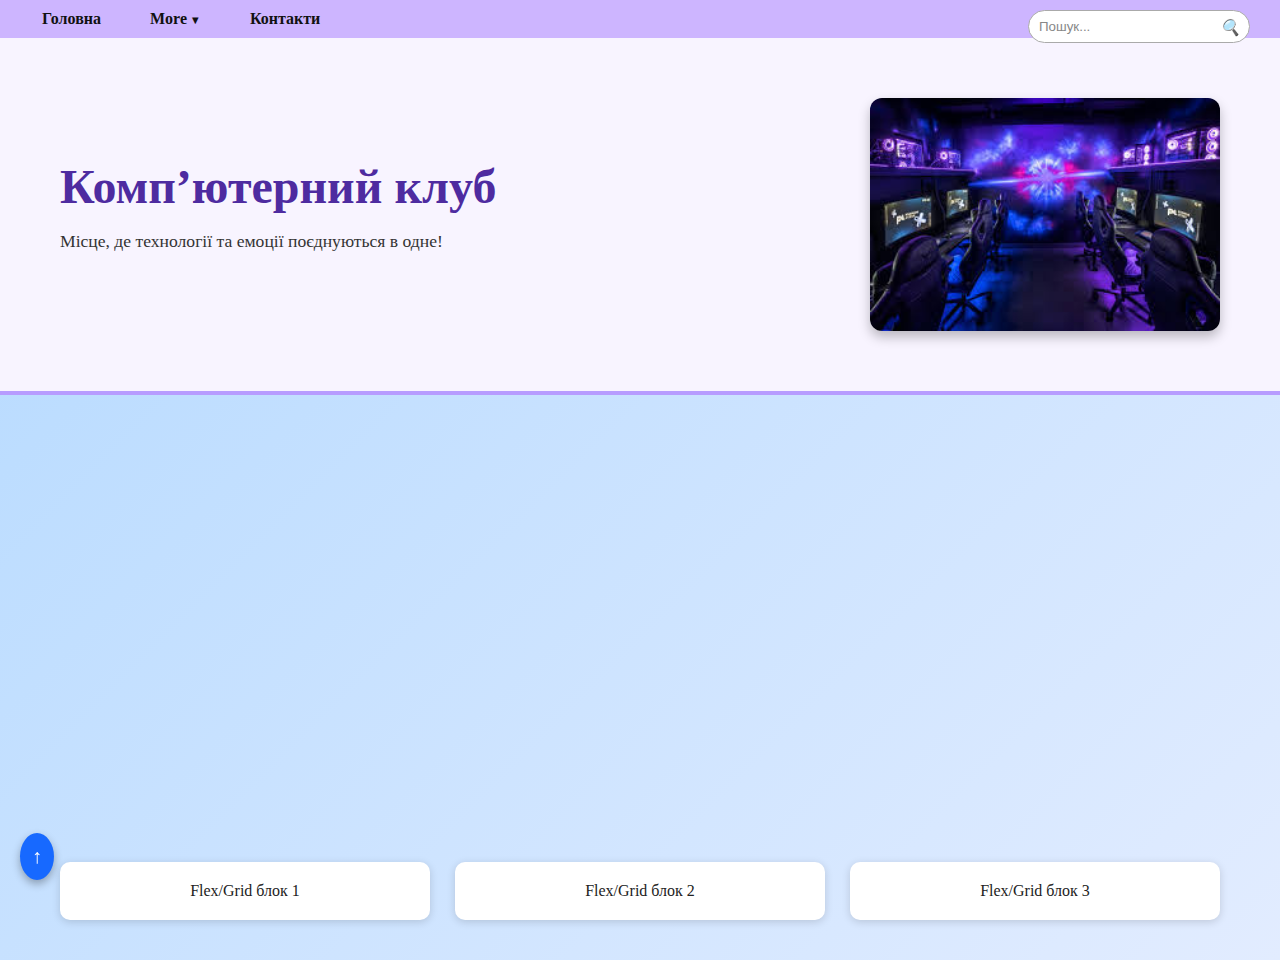
<file: index.html>
<!DOCTYPE html>
<html lang="uk">
<head>
  <meta charset="UTF-8">
  <meta name="viewport" content="width=device-width, initial-scale=1.0">
  <title>Головна — Комп’ютерний клуб</title>
  <link rel="stylesheet" href="styles/index.css">
</head>

<body>
  <header>
    <nav>
      <ul>
        <li><a href="#">Головна</a></li>
        <li class="dropdown">
          <a href="#">More</a>
          <div class="dropdown-content">
            <a href="#">Link1</a>
            <a href="#">Link2</a>
            <a href="#">Link3</a>
          </div>
        </li>
        <li><a href="#">Контакти</a></li>
      </ul>
    </nav>

    <div class="search-container">
      <div class="search-box">
        <input type="text" placeholder="Пошук..." />
        <i>🔍</i>
      </div>
    </div>
  </header>

  <section class="hero">
    <div class="hero-text">
      <h1>Комп’ютерний клуб</h1>
      <p>Місце, де технології та емоції поєднуються в одне!</p>
    </div>

    <img src="image/club-photo.jpg" alt="Комп’ютерний клуб">
  </section>

  <section class="news-section">
    <div class="news-card">
      <img src="image/news1.jpg" alt="Новина 1">
      <div class="card-content">
        <h3>Змагання з кіберспорту</h3>
        <p>Долучайся до турніру цього тижня!</p>
      </div>
    </div>

    <div class="news-card">
      <img src="image/news2.jpg" alt="Новина 2">
      <div class="card-content">
        <h3>Нові ігрові комп’ютери</h3>
        <p>Оновлення техніки — ще більше FPS!</p>
      </div>
    </div>
  </section>

  <section class="grid-section">
    <div class="grid-item">Flex/Grid блок 1</div>
    <div class="grid-item">Flex/Grid блок 2</div>
    <div class="grid-item">Flex/Grid блок 3</div>
  </section>

  <button id="scrollTopBtn" onclick="window.scrollTo({top: 0, behavior: 'smooth'});">↑</button>

</body>
</html>
</file>
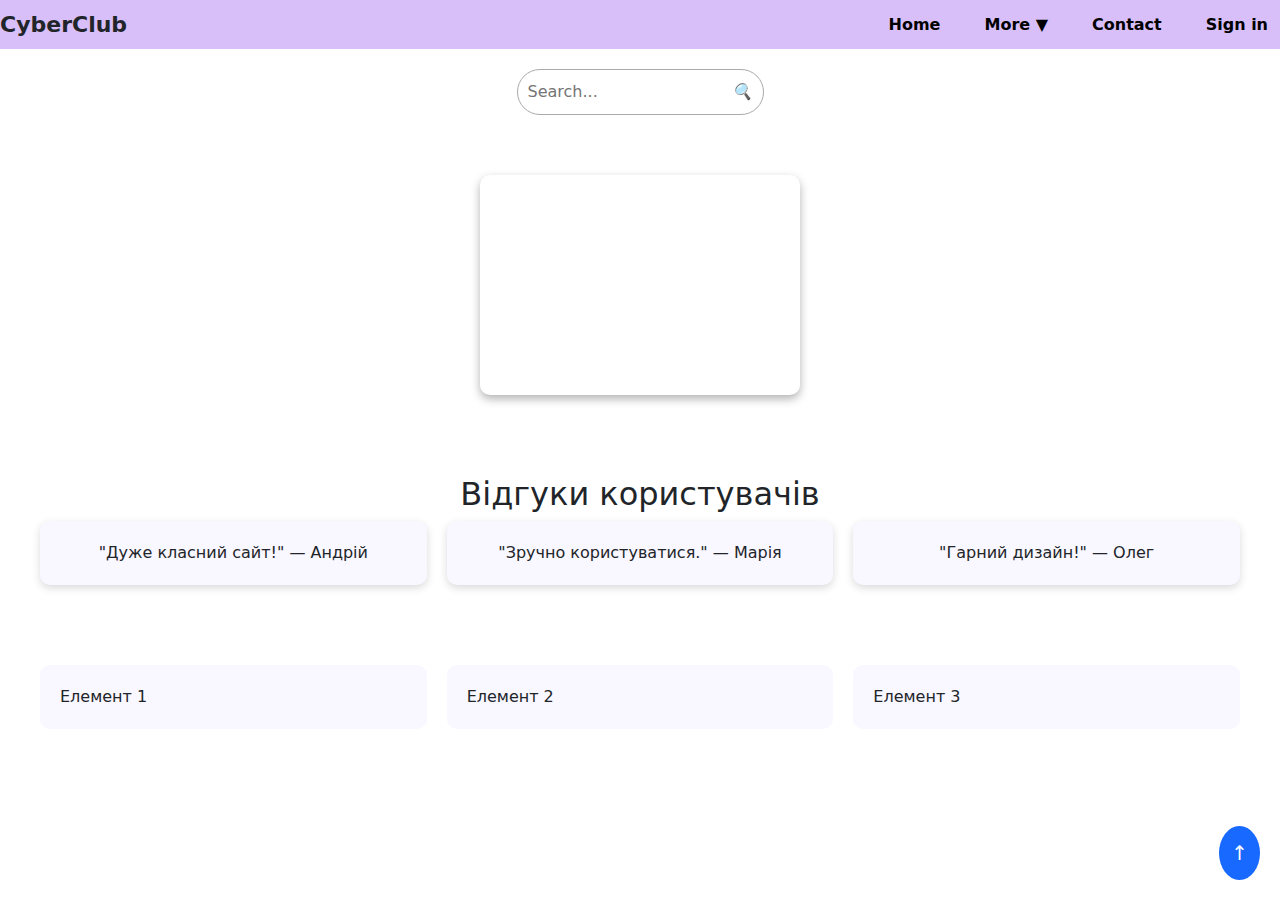
<file: about_us.html>
<!DOCTYPE html>
<html lang="uk">
<head>
    <meta charset="UTF-8">
    <meta name="viewport" content="width=device-width, initial-scale=1.0">
    <title>Про нас — Комп’ютерний клуб</title>
    <link rel="stylesheet" href="./styles/about_us.css">

    <!-- Bootstrap -->
    <link href="https://cdn.jsdelivr.net/npm/bootstrap@5.2.0/dist/css/bootstrap.min.css" rel="stylesheet">
</head>

<body>

<!-- 🔹 Навігація -->
<nav class="navbar">
  <div class="logo">CyberClub</div>

  <a href="#menu" class="burger">☰</a>

  <ul class="nav-links" id="menu">
    <li><a href="index.html">Home</a></li>
    <li class="dropdown">
      <a href="#">More ▼</a>
      <div class="dropdown-content">
        <a href="#">Link1</a>
        <a href="#">Link2</a>
        <a href="#">Link3</a>
      </div>
    </li>
    <li><a href="#">Contact</a></li>
    <li><a href="#signin-modal" class="signin-btn">Sign in</a></li>
    <a href="#" class="close-menu">✖</a>
  </ul>
</nav>

<!-- 🔹 Модальне вікно без JS -->
<div id="signin-modal" class="modal-bg">
  <div class="modal-window">
    <h2>Вхід</h2>
    <input type="text" placeholder="Login">
    <input type="password" placeholder="Password">
    <button class="submit-btn">Увійти</button>
    <a href="#" class="close-btn">Закрити</a>
  </div>
</div>

<!-- 🔍 Пошук -->
<div class="search-container">
  <div class="search-box">
    <input type="text" placeholder="Search..." />
    <i>🔍</i>
  </div>
</div>

<!-- 📌 Картка About -->
<section class="about-section">
  <div class="about-card">
    <img src="image/home.decoration.jpg" alt="Home Decoration">
    <div class="overlay-text">
      <p>Branding</p>
      <h3>HOME DECORATION</h3>
    </div>
  </div>
</section>

<!-- 📌 Відгуки -->
<section class="feedback">
  <h2>Відгуки користувачів</h2>

  <div class="feedback-grid">
    <div class="fb-card">"Дуже класний сайт!" — Андрій</div>
    <div class="fb-card">"Зручно користуватися." — Марія</div>
    <div class="fb-card">"Гарний дизайн!" — Олег</div>
  </div>
</section>

<!-- 📌 Grid -->
<div class="grid-container">
  <div class="grid-item">Елемент 1</div>
  <div class="grid-item">Елемент 2</div>
  <div class="grid-item">Елемент 3</div>
</div>

<!-- 🔼 Кнопка Вгору -->
<a href="#" id="scrollTopBtn">↑</a>

</body>
</html>
</file>
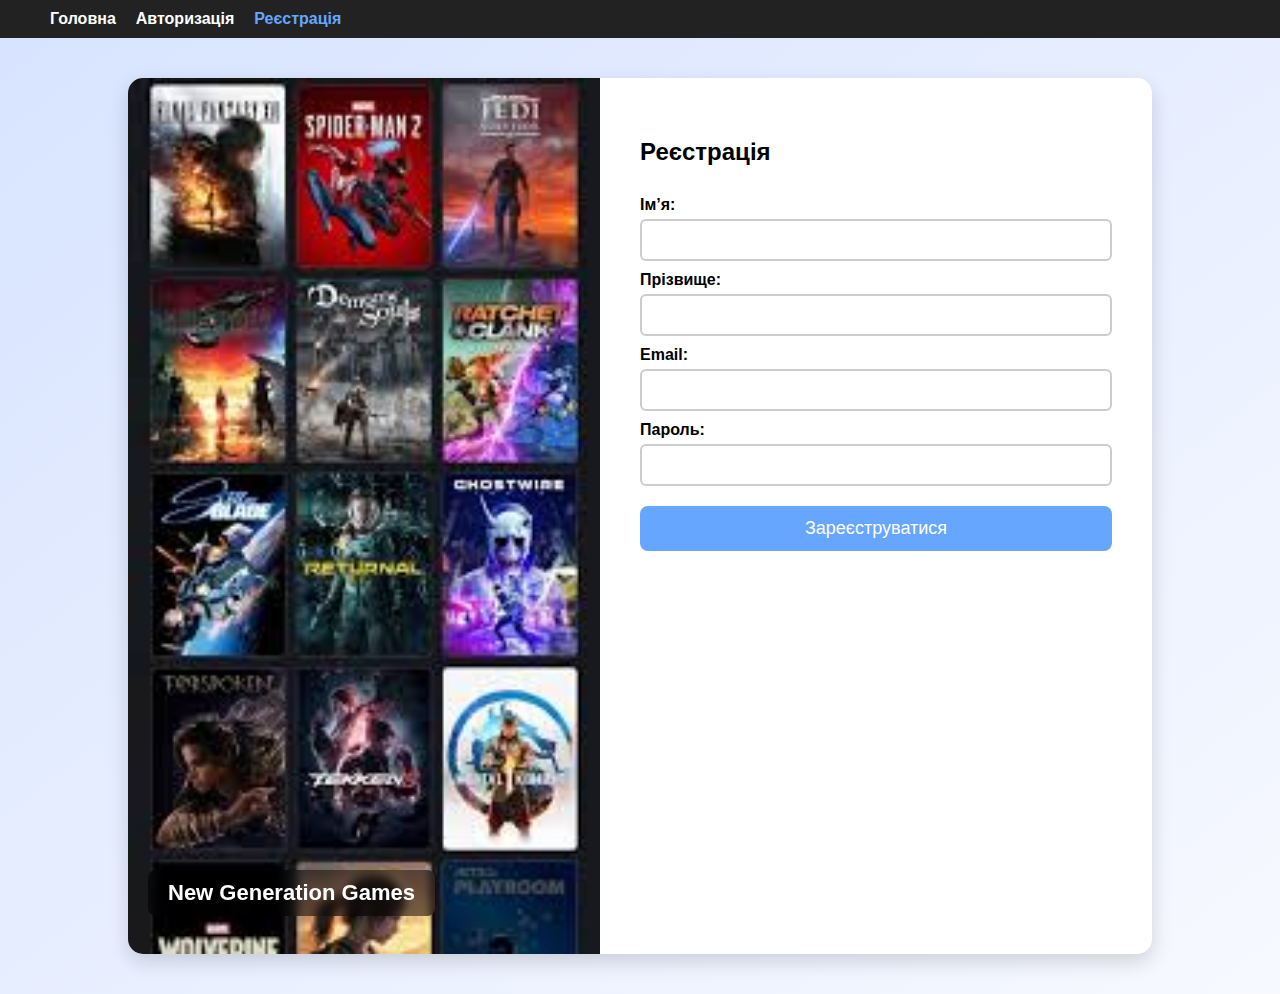
<file: registration.html>
<!DOCTYPE html>
<html lang="uk">
<head>
    <meta charset="UTF-8">
    <meta name="viewport" content="width=device-width, initial-scale=1.0">
    <title>Реєстрація</title>
    <link rel="stylesheet" href="styles/registration.css">
</head>
<body>

    <!-- Навігація -->
    <nav class="navbar">
        <ul>
            <li><a href="index.html">Головна</a></li>
            <li><a href="login.html">Авторизація</a></li>
            <li><a href="register.html" class="active">Реєстрація</a></li>
        </ul>
    </nav>

    <!-- Контейнер -->
    <div class="container">

        <div class="image-side">
            <img src="image/game.jpg" alt="Switch">
            <h2 class="img-text">New Generation Games</h2>
        </div>

        <div class="form-side">
            <h2>Реєстрація</h2>
            <form>
                <label>Ім’я:</label>
                <input type="text" required>

                <label>Прізвище:</label>
                <input type="text" required>

                <label>Email:</label>
                <input type="email" required>

                <label>Пароль:</label>
                <input type="password" required>

                <button type="submit">Зареєструватися</button>
            </form>
        </div>

    </div>

</body>
</html>
</file>
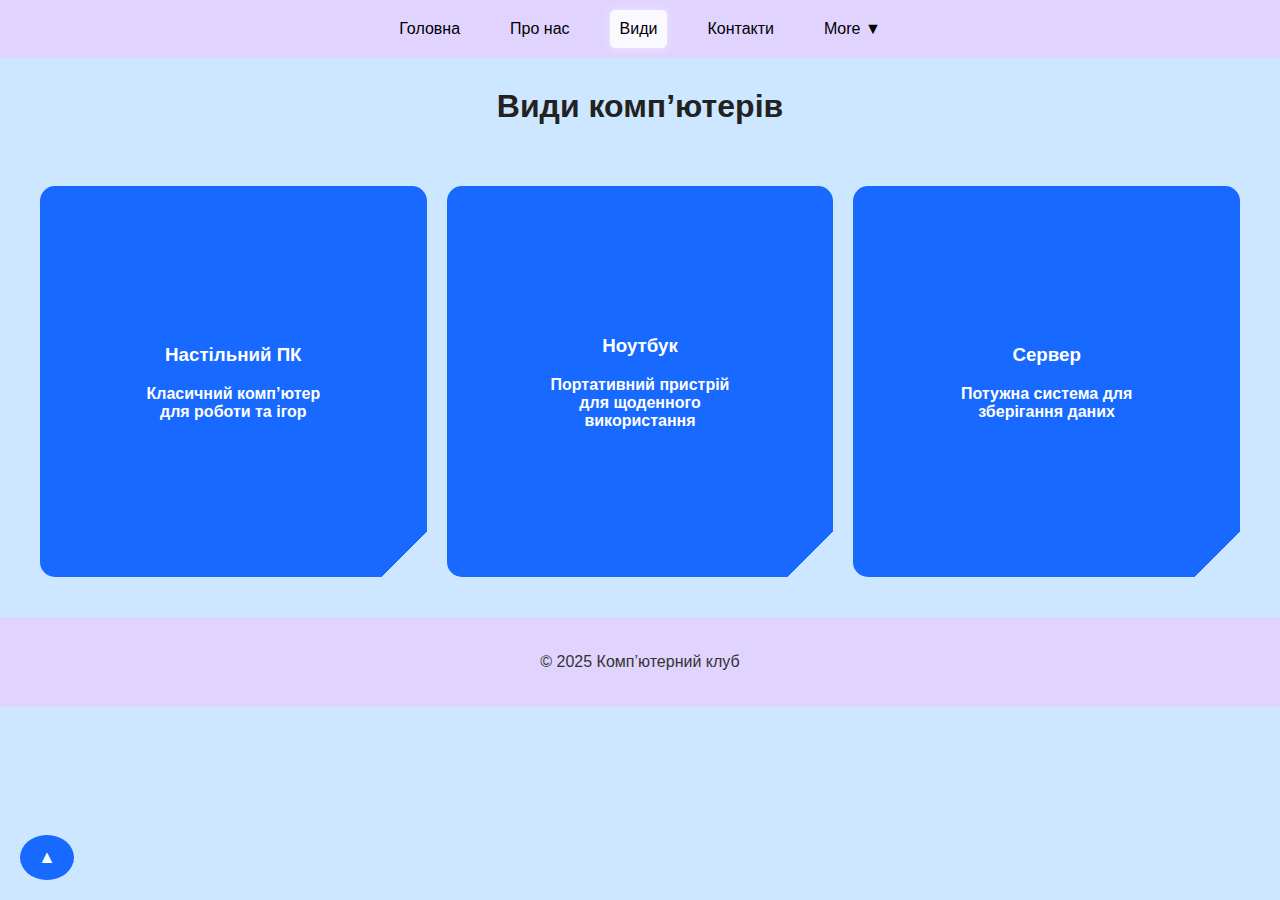
<file: species.html>
<!DOCTYPE html>
<html lang="uk">
<head>
    <meta charset="UTF-8">
    <meta name="viewport" content="width=device-width, initial-scale=1.0">
    <title>Види комп’ютерів</title>
    <link rel="stylesheet" href="./styles/species.css">
</head>
<body>
    <header>
        <nav>
            <ul class="menu">
                <li><a href="index.html">Головна</a></li>
                <li><a href="about_us.html">Про нас</a></li>
                <li><a href="species.html" class="active">Види</a></li>
                <li><a href="contact.html">Контакти</a></li>
                <li class="dropdown">
                    <a href="#">More ▼</a>
                    <ul class="submenu">
                        <li><a href="#">Link1</a></li>
                        <li><a href="#">Link2</a></li>
                        <li><a href="#">Link3</a></li>
                    </ul>
                </li>
            </ul>
        </nav>
    </header>

    <main>
        <h1>Види комп’ютерів</h1>
        <section class="computer-grid">
            <div class="computer-card">
                <div class="overlay">
                    <h3>Настільний ПК</h3>
                    <p>Класичний комп’ютер для роботи та ігор</p>
                </div>
                <img src="./image/desktop.jpg" alt="Настільний ПК">
            </div>
            <div class="computer-card">
                <div class="overlay">
                    <h3>Ноутбук</h3>
                    <p>Портативний пристрій для щоденного використання</p>
                </div>
                <img src="./image/laptop.jpg" alt="Ноутбук">
            </div>
            <div class="computer-card">
                <div class="overlay">
                    <h3>Сервер</h3>
                    <p>Потужна система для зберігання даних</p>
                </div>
                <img src="./image/server.jpg" alt="Сервер">
            </div>
        </section>
    </main>

    <button class="scroll-top" onclick="window.scrollTo({top: 0, behavior: 'smooth'})">▲</button>

    <footer>
        <p>© 2025 Комп’ютерний клуб</p>
    </footer>
</body>
</html>
</file>
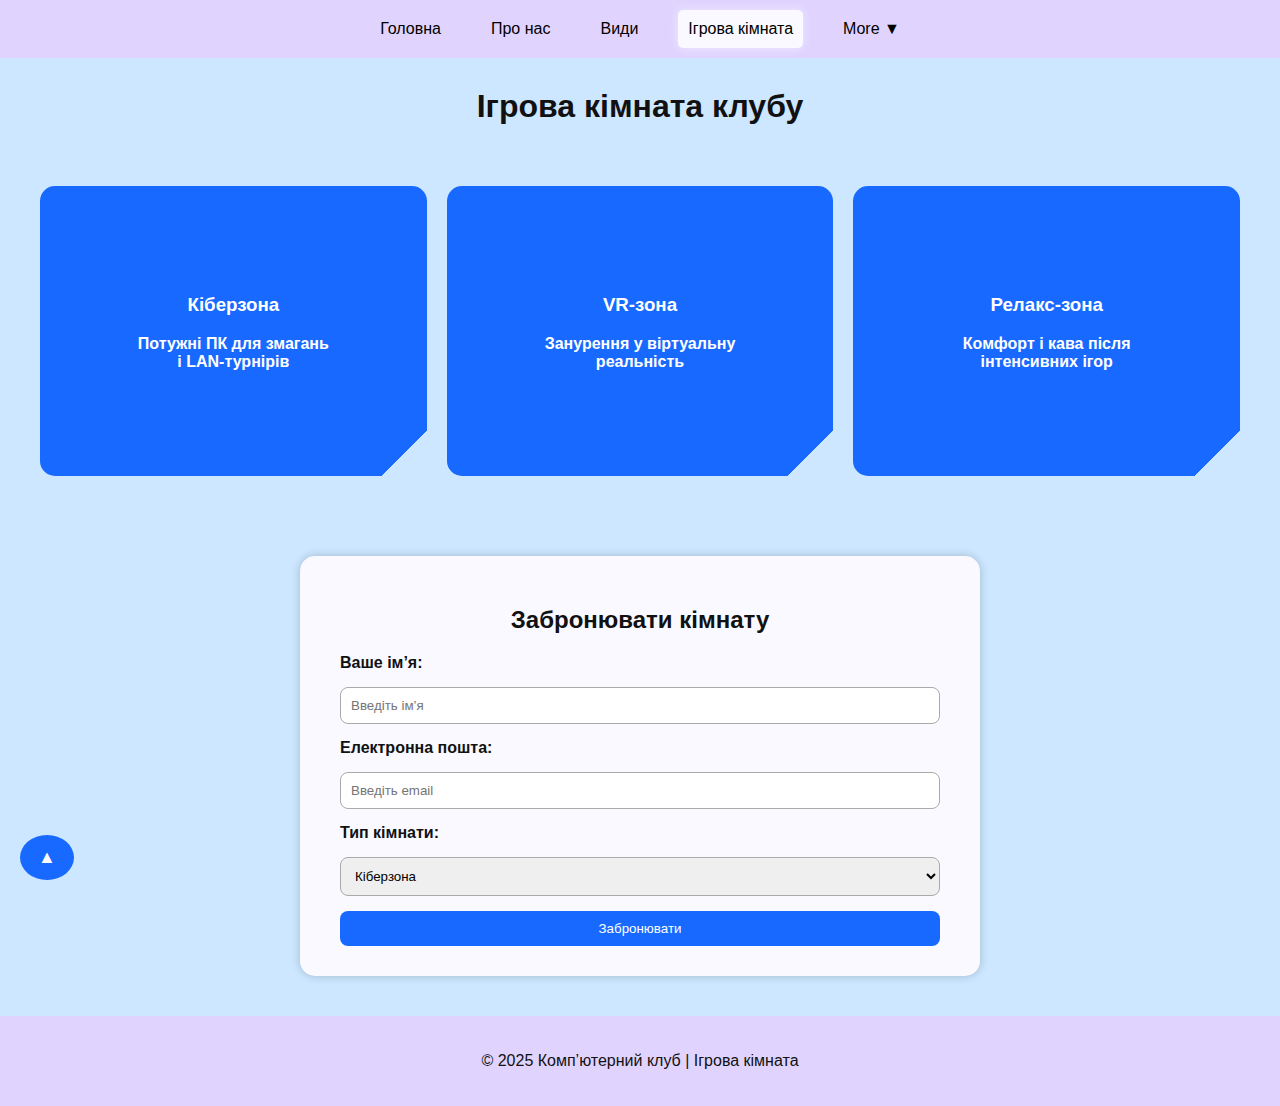
<file: wardroom.html>
<!DOCTYPE html>
<html lang="uk">
<head>
    <meta charset="UTF-8">
    <meta name="viewport" content="width=device-width, initial-scale=1.0">
    <title>Ігрова кімната</title>
    <link rel="stylesheet" href="./styles/wardroom.css">
</head>
<body>
    <header>
        <nav>
            <ul class="menu">
                <li><a href="index.html">Головна</a></li>
                <li><a href="about_us.html">Про нас</a></li>
                <li><a href="species.html">Види</a></li>
                <li><a href="wardroom.html" class="active">Ігрова кімната</a></li>
                <li class="dropdown">
                    <a href="#">More ▼</a>
                    <ul class="submenu">
                        <li><a href="#">Link1</a></li>
                        <li><a href="#">Link2</a></li>
                        <li><a href="#">Link3</a></li>
                    </ul>
                </li>
            </ul>
        </nav>
    </header>

    <main>
        <h1>Ігрова кімната клубу</h1>

        <section class="room-section">
            <div class="room-card">
                <div class="overlay">
                    <h3>Кіберзона</h3>
                    <p>Потужні ПК для змагань і LAN-турнірів</p>
                </div>
                <img src="./image/wardroom1.jpg" alt="Кіберзона">
            </div>

            <div class="room-card">
                <div class="overlay">
                    <h3>VR-зона</h3>
                    <p>Занурення у віртуальну реальність</p>
                </div>
                <img src="./image/wardroom2.jpg" alt="VR-зона">
            </div>

            <div class="room-card">
                <div class="overlay">
                    <h3>Релакс-зона</h3>
                    <p>Комфорт і кава після інтенсивних ігор</p>
                </div>
                <img src="./image/wardroom3.jpg" alt="Релакс-зона">
            </div>
        </section>

        <section class="booking">
            <h2>Забронювати кімнату</h2>
            <form>
                <label for="name">Ваше ім’я:</label>
                <input type="text" id="name" placeholder="Введіть ім’я" required>

                <label for="email">Електронна пошта:</label>
                <input type="email" id="email" placeholder="Введіть email" required>

                <label for="room">Тип кімнати:</label>
                <select id="room" required>
                    <option>Кіберзона</option>
                    <option>VR-зона</option>
                    <option>Релакс-зона</option>
                </select>

                <button type="submit">Забронювати</button>
            </form>
        </section>
    </main>

    <button class="scroll-top" onclick="window.scrollTo({top: 0, behavior: 'smooth'})">▲</button>

    <footer>
        <p>© 2025 Комп’ютерний клуб | Ігрова кімната</p>
    </footer>
</body>
</html>
</file>
<file: styles/index.css>
/* 🌈 Базові стилі */
body {
  margin: 0;
  padding: 0;
  font-family: "Playfair Display", serif;
  background: linear-gradient(135deg, #b3d9ff, #e2ecff);
  color: #222;
  animation: fadeInPage 1s ease both;
}

@keyframes fadeInPage {
  from { opacity: 0; }
  to { opacity: 1; }
}

/* 🔝 Навігація */
header {
  background-color: #cdb5ff;
  padding: 10px 30px;
  position: sticky;
  top: 0;
  z-index: 100;
}

nav ul {
  list-style: none;
  display: flex;
  gap: 25px;
  margin: 0;
  padding: 0;
}

nav li {
  position: relative;
}

nav a {
  text-decoration: none;
  color: #111;
  font-weight: 600;
  padding: 8px 12px;
  border-radius: 5px;
  transition: background 0.3s ease, transform 0.3s ease;
}

nav a:hover {
  background-color: #eee4ff;
  transform: scale(1.05);
}

/* ▼ Підменю */
.dropdown > a::after {
  content: " ▼";
  font-size: 0.7em;
}

.dropdown-content {
  display: none;
  position: absolute;
  top: 35px;
  left: 0;
  background-color: #d8bff9;
  border-radius: 5px;
  box-shadow: 0 3px 10px rgba(0,0,0,0.2);
  z-index: 10;
}

.dropdown-content a {
  display: block;
  padding: 10px 16px;
  color: #111;
}

.dropdown-content a:hover {
  background-color: #f5f0ff;
}

.dropdown:hover .dropdown-content {
  display: block;
}

/* 🔍 Пошук */
.search-container {
  position: absolute;
  right: 30px;
  top: 10px;
}

.search-box {
  position: relative;
}

.search-box input {
  width: 180px;
  padding: 8px 30px 8px 10px;
  border-radius: 25px;
  border: 1px solid #aaa;
  outline: none;
}

.search-box input::placeholder {
  color: #888;
}

.search-box i {
  position: absolute;
  right: 10px;
  top: 50%;
  transform: translateY(-50%);
  cursor: pointer;
}

/* 🏠 Hero Section */
.hero {
  display: flex;
  align-items: center;
  justify-content: space-between;
  flex-wrap: wrap;
  padding: 60px;
  background-color: #f8f4ff;
  border-bottom: 4px solid #b79cff;
}

.hero-text {
  max-width: 480px;
  animation: slideInLeft 1.2s ease both;
}

@keyframes slideInLeft {
  from {
    transform: translateX(-40px);
    opacity: 0;
  }
  to {
    transform: translateX(0);
    opacity: 1;
  }
}

.hero-text h1 {
  font-family: "Clicker Script", cursive;
  font-size: 3rem;
  margin: 0 0 10px 0;
  color: #4e2ba0;
}

.hero-text p {
  font-size: 1.1rem;
  color: #333;
}

.hero img {
  width: 350px;
  height: auto;
  border-radius: 12px;
  box-shadow: 0 6px 12px rgba(0,0,0,0.25);
  animation: zoomIn 1.2s ease both;
}

@keyframes zoomIn {
  from {
    transform: scale(0.9);
    opacity: 0;
  }
  to {
    transform: scale(1);
    opacity: 1;
  }
}

/* 📜 Секція новин */
.news-section {
  display: flex;
  flex-wrap: wrap;
  justify-content: center;
  gap: 30px;
  padding: 60px;
}

.news-card {
  width: 280px;
  background-color: #fdfaff;
  border-radius: 10px;
  box-shadow: 0 4px 10px rgba(0,0,0,0.1);
  overflow: hidden;
  opacity: 0;
  animation: fadeUp 0.9s ease forwards;
}

.news-card:nth-child(1) { animation-delay: 0.2s; }
.news-card:nth-child(2) { animation-delay: 0.4s; }

@keyframes fadeUp {
  from {
    opacity: 0;
    transform: translateY(25px);
  }
  to {
    opacity: 1;
    transform: translateY(0);
  }
}

.news-card img {
  width: 100%;
  height: 180px;
  object-fit: cover;
}

.news-card .card-content {
  padding: 15px;
}

.news-card h3 {
  margin-top: 0;
  color: #4e2ba0;
}

/* 🧱 Grid Section */
.grid-section {
  display: grid;
  grid-template-columns: repeat(auto-fit, minmax(250px, 1fr));
  gap: 25px;
  padding: 40px 60px;
}

.grid-item {
  background-color: #fff;
  border-radius: 10px;
  padding: 20px;
  box-shadow: 0 2px 8px rgba(0,0,0,0.15);
  text-align: center;
  transition: transform 0.3s;
}

.grid-item:hover {
  transform: scale(1.05);
  animation: pulseShadow 0.6s ease;
}

@keyframes pulseShadow {
  0% { box-shadow: 0 2px 8px rgba(0,0,0,0.15); }
  50% { box-shadow: 0 6px 18px rgba(0,0,0,0.25); }
  100% { box-shadow: 0 2px 8px rgba(0,0,0,0.15); }
}

/* ⬆️ Кнопка "наверх" */
#scrollTopBtn {
  position: fixed;
  bottom: 20px;
  left: 20px;
  background-color: #1769ff;
  color: white;
  border: none;
  border-radius: 50%;
  padding: 12px;
  cursor: pointer;
  font-size: 20px;
  z-index: 99;
  box-shadow: 0 4px 8px rgba(0,0,0,0.3);
  transition: background 0.3s, transform 0.3s;
  animation: pulseUpBtn 2s infinite;
}

@keyframes pulseUpBtn {
  0% { transform: scale(1); }
  50% { transform: scale(1.12); }
  100% { transform: scale(1); }
}

#scrollTopBtn:hover {
  background-color: #3385ff;
}

/* 📱 Адаптивність */
@media (max-width: 768px) {
  .hero {
    flex-direction: column;
    text-align: center;
  }

  .search-container {
    position: static;
    margin: 10px auto;
  }

  nav ul {
    flex-direction: column;
    align-items: center;
  }
}
</file>
<file: styles/about_us.css>
/* Загальні стилі */
body {
  margin: 0;
  font-family: "Playfair Display", serif;
  background-color: #b3d9ff;
  color: #222;
}

/* 🔹 Навігація */
.navbar {
  background-color: #d8bff9;
  padding: 10px 15px;
  display: flex;
  align-items: center;
  justify-content: space-between;
  position: relative;
}

.logo {
  font-size: 22px;
  font-weight: bold;
}

.nav-links {
  list-style: none;
  display: flex;
  gap: 20px;
  margin: 0;
  padding: 0;
  align-items: center;
}

.nav-links li {
  position: relative;
}

.nav-links a {
  text-decoration: none;
  padding: 8px 12px;
  border-radius: 5px;
  color: black;
  font-weight: 600;
  transition: 0.3s;
}

.nav-links a:hover {
  background: #f0e5ff;
}

/* Dropdown */
.dropdown-content {
  display: none;
  position: absolute;
  top: 35px;
  left: 0;
  background: #d8bff9;
  border-radius: 5px;
  padding: 5px 0;
}

.dropdown:hover .dropdown-content {
  display: block;
}

/* 🔹 Burger */
.burger {
  display: none;
  font-size: 26px;
  text-decoration: none;
  color: black;
}

.close-menu {
  display: none;
  margin-left: auto;
  font-size: 24px;
  text-decoration: none;
  color: black;
}

/* 🔹 Sign in на мобільних — нерухома */
@media (max-width: 768px) {
  .signin-btn {
    position: fixed;
    top: 10px;
    right: 10px;
    background: #1769ff;
    color: white !important;
  }
}

/* 🔹 Mobile menu */
@media (max-width: 768px) {
  .burger {
    display: block;
  }

  .nav-links {
    flex-direction: column;
    position: absolute;
    top: 0;
    right: -100%;
    width: 200px;
    height: 100vh;
    background: #d8bff9;
    padding: 20px;
    transition: 0.4s;
  }

  #menu:target {
    right: 0;
  }

  .close-menu {
    display: block;
    margin-top: 20px;
  }
}

/* 🔹 Модальне вікно (CSS-only) */
.modal-bg {
  position: fixed;
  inset: 0;
  background: rgba(0,0,0,0.6);
  display: none;
  justify-content: center;
  align-items: center;
}

#signin-modal:target {
  display: flex;
}

.modal-window {
  background: white;
  padding: 25px;
  border-radius: 10px;
  width: 300px;
  text-align: center;
  animation: fade 0.4s ease;
}

@keyframes fade {
  from {opacity: 0; transform: scale(0.8);}
  to   {opacity: 1; transform: scale(1);}
}

.close-btn {
  display: inline-block;
  margin-top: 15px;
  text-decoration: none;
  padding: 6px 10px;
  background: #ccc;
  border-radius: 5px;
  color: black;
}

/* 🔍 Пошук */
.search-container {
  display: flex;
  justify-content: center;
  margin: 20px 0;
}

.search-box {
  position: relative;
}

.search-box input {
  padding: 10px 35px 10px 10px;
  border: 1px solid #aaa;
  border-radius: 25px;
}

.search-box i {
  position: absolute;
  right: 12px;
  top: 50%;
  transform: translateY(-50%);
}

/* Картка About */
.about-section {
  display: flex;
  justify-content: center;
  padding: 40px;
}

.about-card {
  position: relative;
  width: 320px;
  height: 220px;
  border-radius: 10px;
  overflow: hidden;
  box-shadow: 0 4px 10px rgba(0,0,0,0.3);
  cursor: pointer;
}

.about-card img {
  width: 100%;
  height: 100%;
  object-fit: cover;
  opacity: 0;
  transition: 0.5s;
}

.about-card:hover img {
  opacity: 1;
}

/* 🔹 Відгуки */
.feedback {
  padding: 40px;
  text-align: center;
}

.feedback-grid {
  display: grid;
  gap: 20px;
  grid-template-columns: repeat(auto-fit, minmax(250px, 1fr));
}

.fb-card {
  background: #f9f7ff;
  padding: 20px;
  border-radius: 10px;
  box-shadow: 0 3px 8px rgba(0,0,0,0.15);
}

/* Grid */
.grid-container {
  display: grid;
  gap: 20px;
  padding: 40px;
  grid-template-columns: repeat(auto-fit, minmax(200px, 1fr));
}

.grid-item {
  background: #f9f7ff;
  padding: 20px;
  border-radius: 10px;
}

/* Кнопка Вгору */
#scrollTopBtn {
  position: fixed;
  bottom: 20px;
  right: 20px;
  background: #1769ff;
  color: white;
  text-decoration: none;
  padding: 12px;
  border-radius: 50%;
  font-size: 20px;
  transition: 0.3s;
}

#scrollTopBtn:hover {
  transform: scale(1.1);
}
</file>
<file: styles/registration.css>
/* =======================
   БАЗОВІ СТИЛІ
======================= */

body {
    font-family: Arial, sans-serif;
    margin: 0;
    padding: 0;
    background: linear-gradient(to bottom right, #d7e3ff, #f7f9ff);
    animation: fadePage 1s ease both;
}

/* Анімація появи сторінки */
@keyframes fadePage {
    from { opacity: 0; }
    to { opacity: 1; }
}

.navbar {
    background: #222;
    padding: 10px;
}

.navbar ul {
    display: flex;
    gap: 20px;
    list-style: none;
    margin: 0;
}

.navbar a {
    color: white;
    text-decoration: none;
    font-weight: bold;
    transition: 0.3s;
}

.navbar a:hover {
    color: #66a6ff;
    transform: scale(1.05);
}

.navbar .active {
    color: #66a6ff;
}

/* =======================
   КОНТЕЙНЕР І БЛОКИ
======================= */

.container {
    display: flex;
    width: 80%;
    margin: 40px auto;
    background: white;
    border-radius: 15px;
    overflow: hidden;
    box-shadow: 0 8px 20px rgba(0,0,0,0.15);
}

/* =======================
   ЛІВА ЧАСТИНА (КАРТИНКА)
======================= */

.image-side {
    width: 50%;
    position: relative;
    animation: slideLeft 1.1s ease both;
}

.image-side img {
    width: 100%;
    height: 100%;
    object-fit: cover;
}

.img-text {
    position: absolute;
    bottom: 20px;
    left: 20px;
    padding: 10px 20px;
    background: rgba(0,0,0,0.5);
    color: white;
    font-size: 22px;
    border-radius: 8px;
    backdrop-filter: blur(5px);
    animation: fadeUp 1.4s ease both;
}

/* Анімація для картинки */
@keyframes slideLeft {
    from {
        transform: translateX(-40px);
        opacity: 0;
    }
    to {
        transform: translateX(0);
        opacity: 1;
    }
}

/* =======================
   ПРАВА ЧАСТИНА (ФОРМА)
======================= */

.form-side {
    width: 50%;
    padding: 40px;
    animation: slideUp 1s ease both;
}

@keyframes slideUp {
    from {
        transform: translateY(40px);
        opacity: 0;
    }
    to {
        transform: translateY(0);
        opacity: 1;
    }
}

form {
    display: flex;
    flex-direction: column;
}

label {
    margin-top: 10px;
    font-weight: bold;
}

input {
    padding: 10px;
    margin-top: 5px;
    border: 2px solid #ccc;
    border-radius: 6px;
    transition: 0.3s;
    font-size: 16px;
}

/* Анімація при фокусі */
input:focus {
    border-color: #66a6ff;
    background: #eef4ff;
    transform: scale(1.02);
    box-shadow: 0 0 10px rgba(102,166,255,0.4);
}

button {
    margin-top: 20px;
    padding: 12px;
    background: #66a6ff;
    color: white;
    font-size: 18px;
    border: none;
    border-radius: 8px;
    cursor: pointer;
    transition: 0.3s;
    animation: fadeUp 1.2s ease both;
}

/* Анімація появи кнопки */
@keyframes fadeUp {
    from {
        opacity: 0;
        transform: translateY(20px);
    }
    to {
        opacity: 1;
        transform: translateY(0);
    }
}

button:hover {
    background: #3e7be0;
    transform: scale(1.07);
    box-shadow: 0 0 15px rgba(102,166,255,0.6);
}
</file>
<file: styles/species.css>
/* ================================
   БАЗА + АНІМАЦІЯ ПОЯВИ СТОРІНКИ
================================ */

body {
    font-family: 'Arial', sans-serif;
    margin: 0;
    background-color: #cce7ff;
    color: #222;
    animation: fadePage 1s ease both;
}

@keyframes fadePage {
    from { opacity: 0; }
    to { opacity: 1; }
}

/* ================================
   МЕНЮ + АНІМАЦІЇ
================================ */

nav {
    background-color: #e0d4ff;
    animation: slideDown 0.8s ease both;
}

@keyframes slideDown {
    from { transform: translateY(-30px); opacity: 0; }
    to { transform: translateY(0); opacity: 1; }
}

.menu {
    display: flex;
    justify-content: center;
    list-style: none;
    margin: 0;
    padding: 10px;
}

.menu li {
    position: relative;
    margin: 0 15px;
    transition: transform 0.3s ease;
}

.menu li:hover {
    transform: scale(1.08);
}

.menu a {
    text-decoration: none;
    color: #000;
    padding: 10px;
    display: block;
    border-radius: 5px;
    transition: 0.3s ease;
}

.menu a:hover,
.menu a.active {
    background-color: #f9f9ff;
    box-shadow: 0 0 10px rgba(255,255,255,0.5);
}

/* Підменю */
.dropdown .submenu {
    display: none;
    position: absolute;
    top: 40px;
    left: 0;
    background-color: #d6c6ff;
    list-style: none;
    padding: 0;
    margin: 0;
    border-radius: 5px;
    min-width: 100px;

    animation: dropdownFade 0.35s ease both;
}

@keyframes dropdownFade {
    from { opacity: 0; transform: translateY(10px); }
    to { opacity: 1; transform: translateY(0); }
}

.dropdown:hover .submenu {
    display: block;
}

.submenu li a {
    padding: 10px;
    display: block;
    transition: 0.3s ease;
}

.submenu li a:hover {
    background-color: #f9f9ff;
}

/* ================================
      ГОЛОВНИЙ ТЕКСТ
================================ */

main h1 {
    text-align: center;
    margin-top: 30px;
    animation: fadeUpText 1.2s ease both;
}

@keyframes fadeUpText {
    from { opacity: 0; transform: translateY(25px); }
    to { opacity: 1; transform: translateY(0); }
}

/* ================================
      ГРІД КАРТОК + АНІМАЦІЇ
================================ */

.computer-grid {
    display: grid;
    grid-template-columns: repeat(auto-fit, minmax(280px, 1fr));
    gap: 20px;
    padding: 40px;
}

/* Контейнер картки */
.computer-card {
    position: relative;
    overflow: hidden;
    background: linear-gradient(-45deg, transparent 32px, #1769ff 0);
    border-radius: 15px;

    animation: fadeUpCard 1s ease both;
}

@keyframes fadeUpCard {
    from { opacity: 0; transform: translateY(35px); }
    to { opacity: 1; transform: translateY(0); }
}

/* Картинка */
.computer-card img {
    width: 100%;
    height: 100%;
    object-fit: cover;

    opacity: 0;
    transform: scale(1.08);
    transition: opacity 0.5s ease, transform 0.6s ease;
}

/* Оверлей */
.overlay {
    position: absolute;
    top: 50%;
    left: 50%;
    transform: translate(-50%, -50%);
    text-align: center;
    color: white;
    transition: opacity 0.5s ease;
    font-weight: bold;
}

/* Наведення */
.computer-card:hover img {
    opacity: 1;
    transform: scale(1);
}

.computer-card:hover .overlay {
    opacity: 0;
}

/* Тінь при наведенні */
.computer-card:hover {
    box-shadow: 0 10px 25px rgba(0,0,0,0.25);
    transform: translateY(-8px);
    transition: 0.4s ease;
}

/* ================================
       КНОПКА ПРОКРУТКИ
================================ */

.scroll-top {
    position: fixed;
    bottom: 20px;
    left: 20px;
    background-color: #1769ff;
    color: white;
    border: none;
    padding: 12px 18px;
    border-radius: 50%;
    font-size: 18px;
    cursor: pointer;
    z-index: 999;
    transition: 0.3s;

    animation: pulseBtn 2.2s infinite;
}

@keyframes pulseBtn {
    0% { transform: scale(1); }
    50% { transform: scale(1.12); }
    100% { transform: scale(1); }
}

.scroll-top:hover {
    background-color: #4c8cff;
}

/* ================================
              ФУТЕР
================================ */

footer {
    text-align: center;
    padding: 20px;
    background-color: #e0d4ff;
    color: #333;
    animation: fadePage 1.2s ease both;
}
</file>
<file: styles/wardroom.css>
/* ================================
   БАЗА + ПОЯВА СТОРІНКИ
================================ */

body {
    font-family: 'Arial', sans-serif;
    margin: 0;
    background-color: #cce7ff;
    color: #111;
    animation: fadeInPage 1s ease both;
}

@keyframes fadeInPage {
    from { opacity: 0; }
    to { opacity: 1; }
}

/* ================================
   МЕНЮ + АНІМАЦІЇ
================================ */

nav {
    background-color: #e0d4ff;
    animation: slideDown 0.8s ease both;
}

@keyframes slideDown {
    from { transform: translateY(-20px); opacity: 0; }
    to { transform: translateY(0); opacity: 1; }
}

.menu {
    display: flex;
    justify-content: center;
    list-style: none;
    margin: 0;
    padding: 10px;
}

.menu li {
    position: relative;
    margin: 0 15px;
    transition: transform 0.3s ease;
}

.menu li:hover {
    transform: scale(1.08);
}

.menu a {
    text-decoration: none;
    color: #000;
    padding: 10px;
    display: block;
    border-radius: 5px;
    transition: 0.3s ease;
}

.menu a:hover,
.menu a.active {
    background-color: #f9f9ff;
    box-shadow: 0 0 10px rgba(255,255,255,0.5);
}

/* Підменю */
.dropdown .submenu {
    display: none;
    position: absolute;
    top: 40px;
    left: 0;
    background-color: #d6c6ff;
    list-style: none;
    padding: 0;
    margin: 0;
    border-radius: 5px;
    min-width: 100px;
    animation: dropdownFade 0.35s ease both;
}

@keyframes dropdownFade {
    from { opacity: 0; transform: translateY(10px); }
    to { opacity: 1; transform: translateY(0); }
}

.dropdown:hover .submenu {
    display: block;
}

/* ================================
   ГОЛОВНИЙ ЗАГОЛОВОК
================================ */

h1 {
    text-align: center;
    margin-top: 30px;
    animation: fadeUp 1s ease both;
}

@keyframes fadeUp {
    from { opacity: 0; transform: translateY(25px); }
    to { opacity: 1; transform: translateY(0); }
}

/* ================================
   КАРТКИ КІМНАТ
================================ */

.room-section {
    display: grid;
    grid-template-columns: repeat(auto-fit, minmax(280px, 1fr));
    gap: 20px;
    padding: 40px;
}

.room-card {
    position: relative;
    overflow: hidden;
    background: linear-gradient(-45deg, transparent 32px, #1769ff 0);
    border-radius: 15px;
    animation: fadeUpCard 1s ease both;
    transition: 0.4s ease;
}

@keyframes fadeUpCard {
    from { opacity: 0; transform: translateY(30px); }
    to { opacity: 1; transform: translateY(0); }
}

.room-card:hover {
    transform: translateY(-7px);
    box-shadow: 0 12px 25px rgba(0,0,0,0.25);
}

.room-card img {
    width: 100%;
    height: 100%;
    object-fit: cover;
    opacity: 0;
    transform: scale(1.08);
    transition: opacity 0.5s ease, transform 0.7s ease;
}

.room-card:hover img {
    opacity: 1;
    transform: scale(1);
}

.overlay {
    position: absolute;
    top: 50%;
    left: 50%;
    transform: translate(-50%, -50%);
    text-align: center;
    color: white;
    transition: opacity 0.5s ease;
    font-weight: bold;
}

.room-card:hover .overlay {
    opacity: 0;
}

/* ================================
   ФОРМА БРОНЮВАННЯ
================================ */

.booking {
    background-color: #f9f9ff;
    padding: 30px 40px;
    margin: 40px auto;
    border-radius: 15px;
    max-width: 600px;
    box-shadow: 0 0 10px rgba(0,0,0,0.2);
    animation: fadeUp 1.2s ease both;
}

.booking h2 {
    text-align: center;
    margin-bottom: 20px;
}

.booking form {
    display: flex;
    flex-direction: column;
    gap: 15px;
}

.booking label {
    font-weight: bold;
    animation: fadeInInputs 0.6s ease both;
}

.booking input,
.booking select {
    padding: 10px;
    border-radius: 8px;
    border: 1px solid #aaa;
    transition: 0.3s;
}

.booking input:focus,
.booking select:focus {
    border-color: #1769ff;
    box-shadow: 0 0 8px rgba(23,105,255,0.4);
    transform: scale(1.02);
}

.booking button {
    background-color: #1769ff;
    color: white;
    border: none;
    padding: 10px;
    border-radius: 8px;
    cursor: pointer;
    transition: 0.3s;
}

.booking button:hover {
    background-color: #4c8cff;
    transform: scale(1.05);
}

/* ================================
   КНОПКА НАВЕРХ
================================ */

.scroll-top {
    position: fixed;
    bottom: 20px;
    left: 20px;
    background-color: #1769ff;
    color: white;
    border: none;
    padding: 12px 18px;
    border-radius: 50%;
    font-size: 18px;
    cursor: pointer;
    z-index: 999;
    animation: pulseBtn 2.2s infinite;
}

@keyframes pulseBtn {
    0% { transform: scale(1); }
    50% { transform: scale(1.15); }
    100% { transform: scale(1); }
}

.scroll-top:hover {
    background-color: #4c8cff;
}

/* ================================
   ФУТЕР
================================ */

footer {
    text-align: center;
    padding: 20px;
    background-color: #e0d4ff;
    animation: fadeInPage 1s ease 0.5s both;
}
</file>
